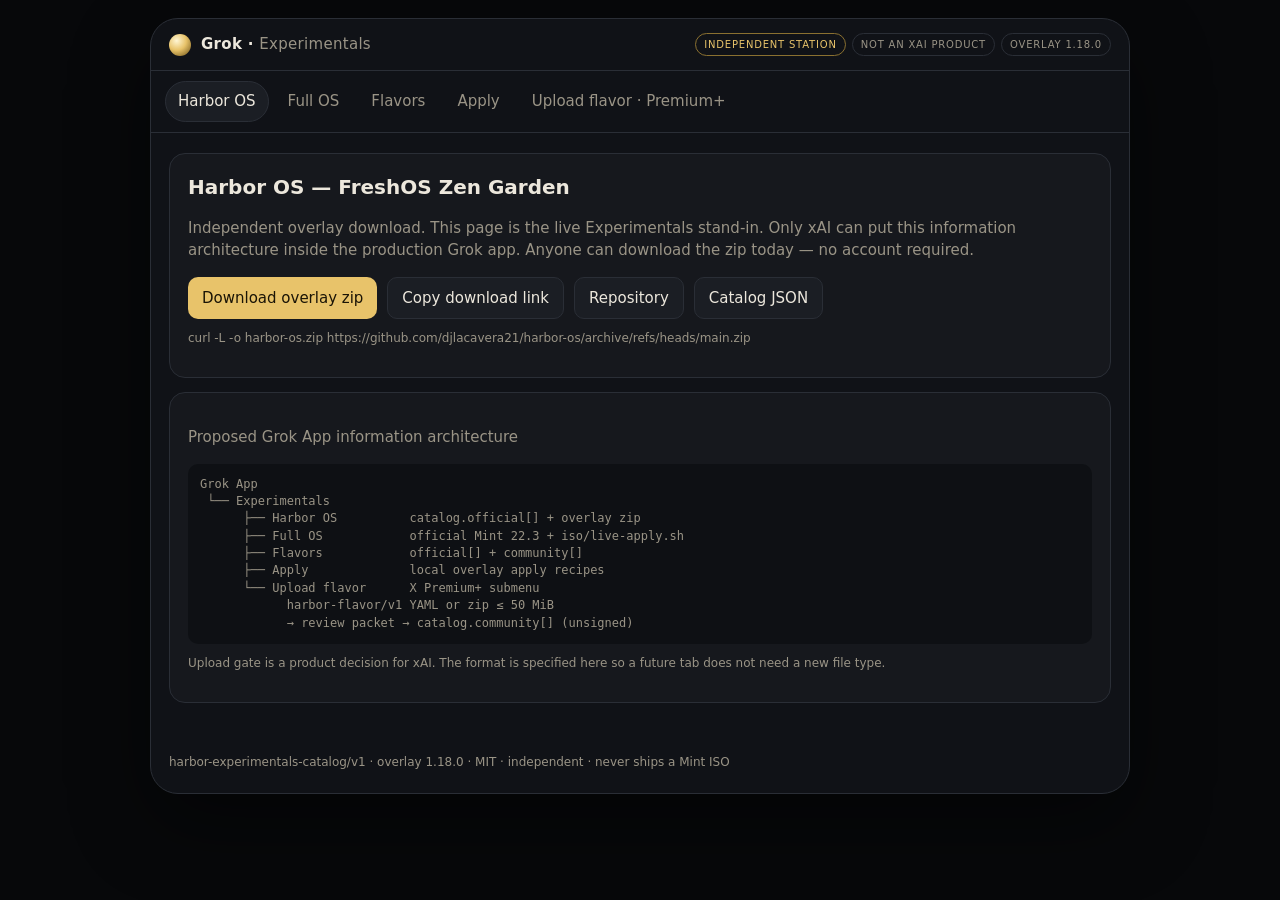
<file: docs/index.html>
<!DOCTYPE html>
<html lang="en">
<head>
<meta charset="utf-8"/>
<meta name="viewport" content="width=device-width, initial-scale=1"/>
<title>Grok · Experimentals · Harbor OS</title>
<style>
:root{--bg:#07080a;--chrome:#101217;--panel:#16181d;--line:#2a2e36;--text:#ece7dc;--muted:#9a9486;--gold:#e8c36a;--gold-dim:#8a7030;--ok:#7dbe8a;--bad:#c96b6b}
*{box-sizing:border-box}body{margin:0;background:var(--bg);color:var(--text);font:15px/1.5 system-ui,sans-serif}
a{color:var(--gold)}
.phone{max-width:980px;margin:18px auto 40px;border:1px solid var(--line);border-radius:28px;overflow:hidden;background:var(--chrome);box-shadow:0 30px 80px rgba(0,0,0,.45)}
.appbar{display:flex;align-items:center;justify-content:space-between;padding:14px 18px;border-bottom:1px solid var(--line);gap:12px}
.brand{display:flex;gap:10px;align-items:center}
.orb{width:22px;height:22px;border-radius:50%;background:radial-gradient(circle at 35% 30%,#fff6d4,#e8c36a 45%,#6a4e12)}
h1{font-size:15px;margin:0;letter-spacing:.02em}h1 span{color:var(--muted);font-weight:500}
h2{margin:0 0 8px;font-size:20px}
.pills{display:flex;gap:6px;flex-wrap:wrap;justify-content:flex-end}
.pill{font-size:10px;letter-spacing:.08em;text-transform:uppercase;border:1px solid var(--gold-dim);color:var(--gold);padding:3px 8px;border-radius:999px}
.pill.dim{border-color:var(--line);color:var(--muted)}
nav{display:flex;gap:6px;padding:10px 14px;border-bottom:1px solid var(--line);overflow:auto}
nav button{background:transparent;color:var(--muted);border:1px solid transparent;padding:8px 12px;border-radius:999px;cursor:pointer;font:inherit;white-space:nowrap}
nav button.on{color:var(--text);border-color:var(--line);background:#1b1e24}
main{padding:20px 18px 36px}
.card{background:var(--panel);border:1px solid var(--line);border-radius:16px;padding:18px;margin-bottom:14px}
.lead{color:var(--muted)}
.row{display:flex;gap:10px;flex-wrap:wrap;margin-top:12px}
.btn{display:inline-flex;align-items:center;gap:6px;background:var(--gold);color:#1a1406;border:0;border-radius:10px;padding:9px 14px;font-weight:600;text-decoration:none;cursor:pointer;font:inherit}
.btn.ghost{background:#1b1e24;color:var(--text);border:1px solid var(--line)}
section{display:none}section.on{display:block}
.ia{font:12px/1.45 ui-monospace,monospace;background:#0e1014;border-radius:10px;padding:12px;color:var(--muted);white-space:pre;overflow:auto}
.search{width:100%;background:#0e1014;color:var(--text);border:1px solid var(--line);border-radius:10px;padding:10px;margin:8px 0 14px}
.grid{display:grid;grid-template-columns:repeat(auto-fill,minmax(240px,1fr));gap:12px}
.flavor{border:1px solid var(--line);border-radius:12px;padding:14px;background:#1b1e24}
.flavor h3{margin:6px 0 8px;font-size:16px}
.gate{margin:12px 0}
textarea,input[type=file]{width:100%;background:#0e1014;color:var(--text);border:1px solid var(--line);border-radius:10px;padding:10px;margin-top:8px}
textarea{min-height:150px}
#log{white-space:pre-wrap;font:12px/1.5 ui-monospace,monospace;color:var(--muted);background:#0e1014;border-radius:10px;padding:12px;margin-top:12px}
.ok{color:var(--ok)}.bad{color:var(--bad)}
footer{color:var(--muted);font-size:12px;padding:0 18px 22px}
.note{font-size:12px;color:var(--muted);margin-top:10px}
ol.steps{margin:8px 0 0;padding-left:18px;color:var(--muted)}
ol.steps li{margin:6px 0}
code{font:12px/1.4 ui-monospace,monospace;background:#0e1014;padding:1px 5px;border-radius:6px}
</style>
</head>
<body>
<div class="phone">
  <header class="appbar">
    <div class="brand">
      <div class="orb" aria-hidden="true"></div>
      <h1>Grok · <span>Experimentals</span></h1>
    </div>
    <div class="pills">
      <span class="pill">Independent station</span>
      <span class="pill dim">Not an xAI product</span>
      <span class="pill dim">Overlay 1.18.0</span>
    </div>
  </header>
  <nav>
    <button class="on" data-t="official">Harbor OS</button>
    <button data-t="full-os">Full OS</button>
    <button data-t="flavors">Flavors</button>
    <button data-t="apply">Apply</button>
    <button data-t="upload">Upload flavor · Premium+</button>
  </nav>
  <main>
    <section id="official" class="on">
      <div class="card">
        <h2>Harbor OS — FreshOS Zen Garden</h2>
        <p class="lead">Independent overlay download. This page is the live Experimentals stand-in. Only xAI can put this information architecture inside the production Grok app. Anyone can download the zip today — no account required.</p>
        <div class="row">
          <a class="btn" id="dl" href="https://github.com/djlacavera21/harbor-os/archive/refs/heads/main.zip">Download overlay zip</a>
          <button class="btn ghost" id="copy">Copy download link</button>
          <a class="btn ghost" href="https://github.com/djlacavera21/harbor-os">Repository</a>
          <a class="btn ghost" href="https://raw.githubusercontent.com/djlacavera21/harbor-os/main/experimentals/catalog.json">Catalog JSON</a>
        </div>
        <p class="note">curl -L -o harbor-os.zip https://github.com/djlacavera21/harbor-os/archive/refs/heads/main.zip</p>
      </div>
      <div class="card">
        <p class="lead">Proposed Grok App information architecture</p>
        <div class="ia">Grok App
 └── Experimentals
      ├── Harbor OS          catalog.official[] + overlay zip
      ├── Full OS            official Mint 22.3 + iso/live-apply.sh
      ├── Flavors            official[] + community[]
      ├── Apply              local overlay apply recipes
      └── Upload flavor      X Premium+ submenu
            harbor-flavor/v1 YAML or zip ≤ 50 MiB
            → review packet → catalog.community[] (unsigned)</div>
        <p class="note">Upload gate is a product decision for xAI. The format is specified here so a future tab does not need a new file type.</p>
      </div>
    </section>
    <section id="full-os">
      <div class="card">
        <h2>Full OS</h2>
        <p class="lead">Harbor OS is a declared-base overlay, not a kernel fork and not a relicensed Linux Mint ISO. The bootable path is official Mint plus this overlay. The independent download stays the zip below.</p>
        <ol class="steps">
          <li>Download the overlay zip. No Grok account, no Premium+.</li>
          <li>Download the official Linux Mint 22.3 Cinnamon ISO from linuxmint.com. Harbor does not host it.</li>
          <li>Write that ISO to Ventoy or a VM. Boot it.</li>
          <li>On the Mint session, unzip Harbor and run <code>bash iso/live-apply.sh</code>.</li>
          <li>Optional bake: Cubic chroot, then <code>bash iso/customize.sh</code>, then write your own ISO. Do not redistribute it as an xAI product.</li>
        </ol>
        <div class="row">
          <a class="btn" href="https://github.com/djlacavera21/harbor-os/archive/refs/heads/main.zip">Download overlay zip</a>
          <button class="btn ghost" id="copy-live">Copy live-apply command</button>
          <a class="btn ghost" href="https://github.com/djlacavera21/harbor-os/blob/main/docs/FULL_OS.md">Full OS notes</a>
        </div>
        <p class="note">Garden after apply: ./scripts/harborctl.sh garden → http://127.0.0.1:8080</p>
      </div>
    </section>
    <section id="flavors">
      <div class="card">
        <h2>Flavors</h2>
        <p class="lead">Official line is free. Community packs stay unsigned until reviewed. Search is local. Each card can copy the apply command used on a Mint/Debian host.</p>
        <input class="search" id="q" placeholder="Search flavors by name, id, or wing…"/>
      </div>
      <div class="grid" id="grid"></div>
    </section>
    <section id="apply">
      <div class="card">
        <h2>Apply the overlay</h2>
        <p class="lead">Harbor OS is not a relicensed Linux Mint ISO. Download the independent zip, then apply a flavor onto a declared Linux Mint 22.3 Cinnamon (or Debian-family) base.</p>
        <ol class="steps">
          <li>Download the overlay zip from the Harbor OS pane. No Grok App tab required.</li>
          <li>Unzip on the target machine. The tree is the overlay, not a bootable image.</li>
          <li>Make the control script executable: <code>chmod +x scripts/harborctl.sh installer/*.sh</code></li>
          <li>Preview the garden without installing: <code>./scripts/harborctl.sh garden</code> then open <code>http://127.0.0.1:8080</code></li>
          <li>Apply the official flavor: <code>HARBOR_FLAVOR_ID=zen-garden ./scripts/harborctl.sh apply</code></li>
          <li>Root on Mint/Debian copies the tree to <code>/opt/harbor-os</code>. Without root, files land under <code>~/.local/share/harbor-os</code>.</li>
        </ol>
        <div class="row">
          <button class="btn" id="copy-apply">Copy official apply command</button>
          <a class="btn ghost" href="https://github.com/djlacavera21/harbor-os/blob/main/docs/DOWNLOAD.md">Download guide</a>
        </div>
        <p class="note">A personal bootable image is operator-side work against the official Mint image. This repo never ships a Mint ISO.</p>
      </div>
    </section>
    <section id="upload">
      <div class="card">
        <h2>Upload flavor <span class="pill">X Premium+</span></h2>
        <p class="lead">Production would hide this submenu unless the bound X account is Premium+. This page only simulates the gate. Live entitlement checks stay with xAI. Anyone may download flavors; only Premium+ would upload.</p>
        <div class="gate"><label><input id="premium" type="checkbox"/> I hold X Premium+ (or I am rehearsing)</label></div>
        <input id="file" type="file" accept=".yaml,.yml,.zip" disabled/>
        <p class="lead">Or paste harbor-flavor/v1 YAML</p>
        <textarea id="yaml" disabled placeholder="schema: harbor-flavor/v1"></textarea>
        <div class="row">
          <button class="btn" id="validate" disabled>Validate and build packet</button>
          <a class="btn ghost" href="https://github.com/djlacavera21/harbor-os/issues/new?template=submit-flavor.yml">Submit flavor issue</a>
        </div>
        <div id="log">Gate closed. Check Premium+ to open the submenu.</div>
      </div>
    </section>
  </main>
  <footer>harbor-experimentals-catalog/v1 · overlay 1.18.0 · MIT · independent · never ships a Mint ISO</footer>
</div>
<script>
const ZIP="https://github.com/djlacavera21/harbor-os/archive/refs/heads/main.zip";
const SRC="https://github.com/djlacavera21/harbor-os";
const APPLY="HARBOR_FLAVOR_ID=zen-garden ./scripts/harborctl.sh apply";
const LIVE="bash iso/live-apply.sh";
const EMBEDDED={
  official:[{id:"zen-garden",name:"FreshOS Zen Garden Edition",version:"1.18.0",channel:"official",risk:"low",summary:"Mint-based sovereign flavor with Zen Garden visualizer, Full OS live-apply path, and Premium+ review-packet upload. Overlay 1.18.0.",download:ZIP,source:SRC}],
  community:[
    {id:"empire-stack",name:"Empire Stack Harbor",version:"0.1.0",channel:"community",risk:"unsigned",summary:"Full-wing operator stack plus the Cubic bake checklist.",download:SRC+"/tree/main/flavors/empire-stack",source:SRC+"/tree/main/flavors/empire-stack"},
    {id:"sovereign-gateway",name:"Sovereign Gateway Harbor",version:"0.1.0",channel:"community",risk:"unsigned",summary:"Experimentals-first flavor. Independent download card and Premium+ submenu rehearsal.",download:SRC+"/tree/main/flavors/sovereign-gateway",source:SRC+"/tree/main/flavors/sovereign-gateway"},
    {id:"war-room",name:"War Room Harbor",version:"0.1.0",channel:"community",risk:"unsigned",summary:"Strategy-first module weighting: scenario board, alliance map, long-horizon notes.",download:SRC+"/tree/main/flavors/war-room",source:SRC+"/tree/main/flavors/war-room"},
    {id:"research-harbor",name:"Research Harbor",version:"0.1.0",channel:"community",risk:"unsigned",summary:"Research wing default.",download:SRC+"/tree/main/flavors/research-harbor",source:SRC+"/tree/main/flavors/research-harbor"},
    {id:"airgap-tui",name:"Airgap TUI Station",version:"0.1.0",channel:"community",risk:"unsigned",summary:"Minimal TUI-oriented flavor. Air-gap friendly.",download:SRC+"/tree/main/flavors/airgap-tui",source:SRC+"/tree/main/flavors/airgap-tui"},
    {id:"publishing-harbor",name:"Publishing Harbor",version:"0.1.0",channel:"community",risk:"unsigned",summary:"Outbound drafts. Upload gate proposed as X Premium+.",download:SRC+"/tree/main/flavors/publishing-harbor",source:SRC+"/tree/main/flavors/publishing-harbor"},
    {id:"finance-harbor",name:"Finance Harbor",version:"0.1.0",channel:"community",risk:"unsigned",summary:"Local ledger and sovereignty-focused trade sketches.",download:SRC+"/tree/main/flavors/finance-harbor",source:SRC+"/tree/main/flavors/finance-harbor"},
    {id:"design-harbor",name:"Design Harbor",version:"0.1.0",channel:"community",risk:"unsigned",summary:"Visual production flavor.",download:SRC+"/tree/main/flavors/design-harbor",source:SRC+"/tree/main/flavors/design-harbor"},
    {id:"crew-quarters",name:"Crew Quarters Harbor",version:"0.1.0",channel:"community",risk:"unsigned",summary:"Operator environment flavor.",download:SRC+"/tree/main/flavors/crew-quarters",source:SRC+"/tree/main/flavors/crew-quarters"},
    {id:"archives-harbor",name:"Archives Harbor",version:"0.1.0",channel:"community",risk:"unsigned",summary:"Memory-first flavor.",download:SRC+"/tree/main/flavors/archives-harbor",source:SRC+"/tree/main/flavors/archives-harbor"}
  ]
};
function show(id){
  document.querySelectorAll("main section").forEach(function(s){s.classList.toggle("on",s.id===id);});
  document.querySelectorAll("nav button").forEach(function(b){b.classList.toggle("on",b.dataset.t===id);});
  history.replaceState(null,"","#"+id);
}
document.querySelectorAll("nav button").forEach(function(b){b.onclick=function(){show(b.dataset.t);};});
if(location.hash) show(location.hash.slice(1));
async function copyText(el,text,label){
  try{await navigator.clipboard.writeText(text);el.textContent="Copied";setTimeout(function(){el.textContent=label;},1600);}
  catch(e){prompt("Copy this",text);}
}
document.getElementById("copy").onclick=function(){copyText(this,ZIP,"Copy download link");};
document.getElementById("copy-apply").onclick=function(){copyText(this,APPLY,"Copy official apply command");};
document.getElementById("copy-live").onclick=function(){copyText(this,LIVE,"Copy live-apply command");};
const premium=document.getElementById("premium");
const file=document.getElementById("file");
const yaml=document.getElementById("yaml");
const validate=document.getElementById("validate");
const log=document.getElementById("log");
premium.onchange=function(){[file,yaml,validate].forEach(function(el){el.disabled=!premium.checked;});log.textContent=premium.checked?"Gate open (local Premium+ simulation). Paste YAML or choose a file ≤ 50 MiB.":"Gate closed. Check Premium+ to open the submenu.";};
file.onchange=async function(){
  const f=file.files[0]; if(!f) return;
  if(f.size>50*1024*1024){log.innerHTML='<span class="bad">Over 50 MiB</span>';return;}
  if(/\.(iso|img)$/i.test(f.name)){log.innerHTML='<span class="bad">ISO / disk images are forbidden</span>';return;}
  yaml.value=await f.text();
};
function field(t,k){
  const m=t.match(new RegExp("(?:^|\\n)"+k+":\\s*([^\\n]+)"));
  return m?m[1].trim().replace(/^['\"]|['\"]$/g,""):"";
}
validate.onclick=function(){
  const t=yaml.value;
  const need=["schema:","id:","name:","version:","base:","identity:"];
  const miss=need.filter(function(k){return t.indexOf(k)<0;});
  const bad=/api_key|xai_api_key|begin rsa private|official xai os|official grok os/i.test(t);
  const schemaOk=/schema:\s*harbor-flavor\/v1/.test(t);
  if(!schemaOk) miss.push("schema must be harbor-flavor/v1");
  if(miss.length||bad){
    log.innerHTML='<span class="bad">INVALID</span>\n'+(miss.join(", ")+(bad?" · secret or official-xAI claim":""));
    return;
  }
  const packet={
    id:field(t,"id"),
    name:field(t,"name"),
    version:field(t,"version"),
    channel:"community",
    risk:"unsigned",
    min_subscription:"none",
    summary:"Premium+ upload rehearsal. Human review required before catalog publish."
  };
  log.innerHTML='<span class="ok">VALID harbor-flavor/v1</span>\nReview packet (not published):\n'+JSON.stringify(packet,null,2)+'\nSubmit via the flavor issue. Production would queue catalog.community[] as risk=unsigned.';
};
function render(items){
  const g=document.getElementById("grid");
  g.innerHTML="";
  items.forEach(function(i){
    const a=document.createElement("article");
    a.className="flavor";
    const cmd="HARBOR_FLAVOR_ID="+(i.id||"zen-garden")+" ./scripts/harborctl.sh apply";
    const dl=i.download?("<a class=\"btn\" href=\""+i.download+"\">Download</a>"):"";
    const src=i.source?("<a class=\"btn ghost\" href=\""+i.source+"\">Source</a>"):"";
    a.innerHTML="<div class=\"lead\">"+(i.channel||"")+" · "+(i.version||"")+" · "+(i.risk||"unsigned")+"</div><h3>"+i.name+"</h3><p class=\"lead\">"+(i.summary||"")+"</p><div class=\"row\">"+dl+src+"<button class=\"btn ghost copy-apply\" type=\"button\">Copy apply</button></div>";
    a.querySelector(".copy-apply").onclick=function(){copyText(this,cmd,"Copy apply");};
    g.appendChild(a);
  });
}
let catalog=EMBEDDED;
(async function(){
  try{
    const r=await fetch("catalog.json",{cache:"no-store"});
    if(r.ok) catalog=await r.json();
  }catch(e){}
  if(!catalog.official){
    try{
      const r=await fetch("https://raw.githubusercontent.com/djlacavera21/harbor-os/main/experimentals/catalog.json",{cache:"no-store"});
      if(r.ok) catalog=await r.json();
    }catch(e){}
  }
  const all=(catalog.official||[]).concat(catalog.community||[]);
  render(all);
  document.getElementById("q").oninput=function(){
    const q=this.value.toLowerCase();
    render(all.filter(function(i){
      return [i.id,i.name,i.summary,i.channel].join(" ").toLowerCase().indexOf(q)>=0;
    }));
  };
})();
</script>
</body>
</html>
</file>
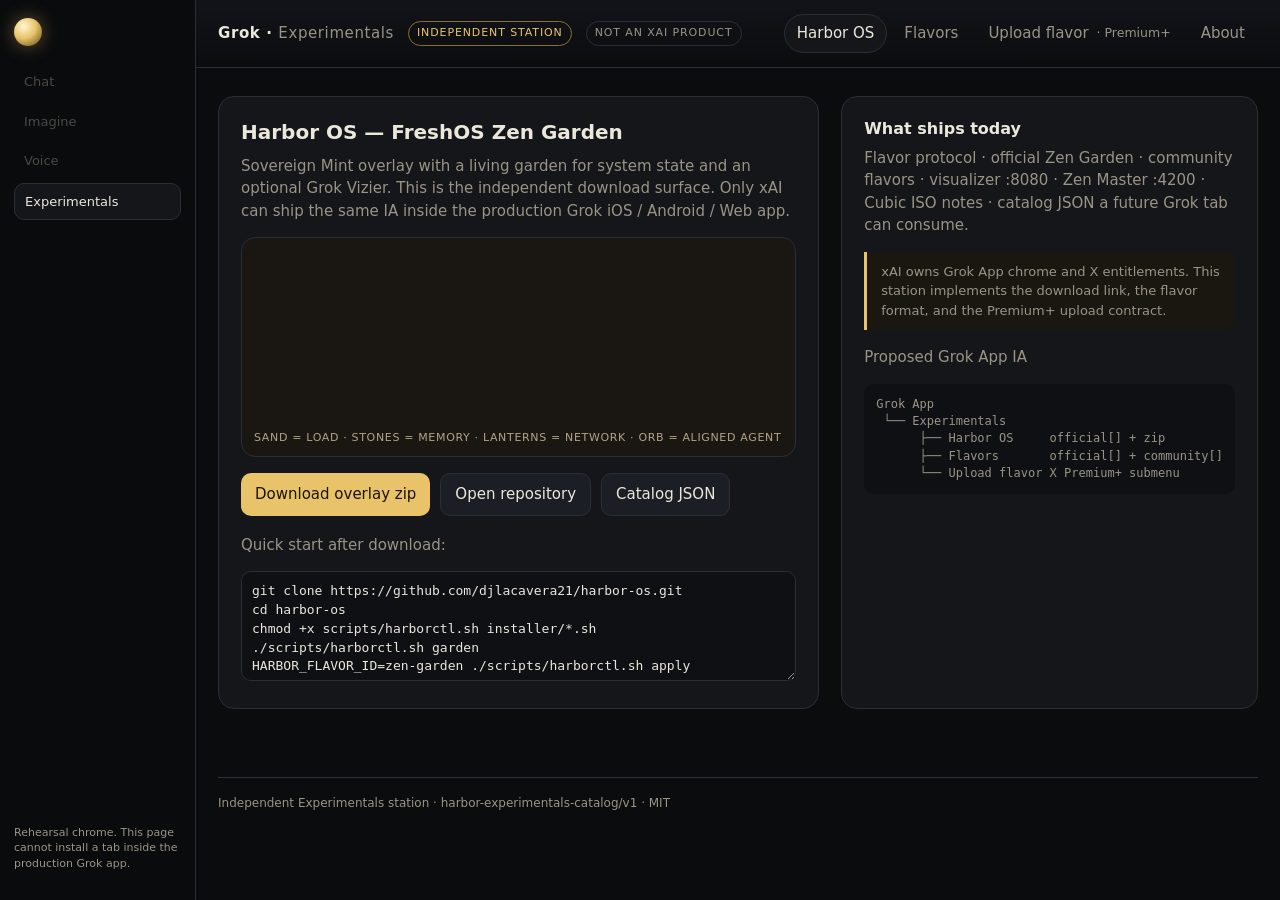
<file: experimentals/index.html>
<!DOCTYPE html>
<html lang="en">
<head>
  <meta charset="utf-8" />
  <meta name="viewport" content="width=device-width, initial-scale=1" />
  <title>Harbor OS · Experimentals</title>
  <meta name="description" content="Independent Harbor OS download station. Official FreshOS Zen Garden flavor, community flavors, and an X Premium+ upload rehearsal. Not an official Grok App tab." />
  <link rel="stylesheet" href="station.css" />
</head>
<body class="shell">
  <aside class="rail" aria-label="Grok app rehearsal">
    <div class="mark" aria-hidden="true"></div>
    <nav>
      <span class="rail-item muted">Chat</span>
      <span class="rail-item muted">Imagine</span>
      <span class="rail-item muted">Voice</span>
      <span class="rail-item active">Experimentals</span>
    </nav>
    <p class="rail-note">Rehearsal chrome. This page cannot install a tab inside the production Grok app.</p>
  </aside>
  <div class="stage">
    <header class="app">
      <h1>Grok · <span>Experimentals</span></h1>
      <span class="pill">Independent station</span>
      <span class="pill dim">Not an xAI product</span>
      <nav class="tabs">
        <button class="tab active" data-tab="official">Harbor OS</button>
        <button class="tab" data-tab="flavors">Flavors</button>
        <button class="tab" data-tab="upload">Upload flavor <small>· Premium+</small></button>
        <button class="tab" data-tab="about">About</button>
      </nav>
    </header>
    <main>
      <section id="official" class="active">
        <div class="hero">
          <div class="card">
            <h2>Harbor OS — FreshOS Zen Garden</h2>
            <p class="lead">Sovereign Mint overlay with a living garden for system state and an optional Grok Vizier. This is the independent download surface. Only xAI can ship the same IA inside the production Grok iOS / Android / Web app.</p>
            <div class="garden-wrap" aria-hidden="true">
              <canvas id="mini-garden"></canvas>
              <div class="garden-cap">Sand = load · Stones = memory · Lanterns = network · Orb = aligned agent</div>
            </div>
            <div class="row">
              <a class="btn" href="https://github.com/djlacavera21/harbor-os/archive/refs/heads/main.zip">Download overlay zip</a>
              <a class="btn ghost" href="https://github.com/djlacavera21/harbor-os">Open repository</a>
              <a class="btn ghost" href="https://raw.githubusercontent.com/djlacavera21/harbor-os/main/experimentals/catalog.json">Catalog JSON</a>
            </div>
            <p class="lead" style="margin-top:18px">Quick start after download:</p>
            <div class="dl-box">
              <textarea readonly>git clone https://github.com/djlacavera21/harbor-os.git
cd harbor-os
chmod +x scripts/harborctl.sh installer/*.sh
./scripts/harborctl.sh garden
HARBOR_FLAVOR_ID=zen-garden ./scripts/harborctl.sh apply</textarea>
            </div>
          </div>
          <div class="card">
            <h3>What ships today</h3>
            <p class="lead">Flavor protocol · official Zen Garden · community flavors · visualizer :8080 · Zen Master :4200 · Cubic ISO notes · catalog JSON a future Grok tab can consume.</p>
            <div class="notice">xAI owns Grok App chrome and X entitlements. This station implements the download link, the flavor format, and the Premium+ upload contract.</div>
            <p class="lead" style="margin-top:16px">Proposed Grok App IA</p>
            <div class="ia">Grok App
 └── Experimentals
      ├── Harbor OS     official[] + zip
      ├── Flavors       official[] + community[]
      └── Upload flavor X Premium+ submenu</div>
          </div>
        </div>
        <div class="grid" id="official-grid"></div>
      </section>
      <section id="flavors">
        <h2>Harbor flavors</h2>
        <p class="lead">A flavor is a versioned overlay, not a relicensed distro. Official line is free. Community packs stay unsigned until reviewed. Proposed Grok App submenu: X Premium+ authors upload <code>harbor.flavor.yaml</code>.</p>
        <div class="grid" id="flavor-grid"></div>
      </section>
      <section id="upload">
        <div class="card">
          <h2>Upload a flavor</h2>
          <p class="lead">Proposed Grok App submenu: <strong>X Premium+ only</strong>. Here the gate is local so authors can rehearse the same contract. Live entitlement checks belong to xAI.</p>
          <div class="gate">
            <input id="premium" type="checkbox" />
            <label for="premium">I hold X Premium+ (or I am rehearsing the Premium+ upload path)</label>
          </div>
          <p class="lead">Drop a <code>harbor.flavor.yaml</code>. Max 50 MiB. No API keys, no ISO images, no official xAI OS branding.</p>
          <input id="file" type="file" accept=".yaml,.yml,.json,.zip" disabled />
          <p class="lead">Or paste YAML:</p>
          <textarea id="yaml" placeholder="schema: harbor-flavor/v1" disabled></textarea>
          <div class="row">
            <button id="validate" disabled>Validate harbor-flavor/v1</button>
            <button id="packet" class="ghost" disabled>Build submission packet</button>
            <a class="btn ghost" href="https://github.com/djlacavera21/harbor-os/issues/new?template=submit-flavor.yml">Open submit-flavor issue</a>
          </div>
          <div id="log">Gate closed. Enable Premium+ simulation to upload.</div>
        </div>
      </section>
      <section id="about">
        <div class="card">
          <h2>Boundaries</h2>
          <p>Harbor OS is independent at <a href="https://github.com/djlacavera21/harbor-os">github.com/djlacavera21/harbor-os</a>.</p>
          <ul>
            <li>It does not modify the Grok App binary.</li>
            <li>It does not read live X subscription state.</li>
            <li>It does not host a full Linux Mint ISO (use official Mint + Cubic).</li>
          </ul>
          <p>Enable Pages at Settings → Pages (GitHub Actions, or branch <code>main</code> / folder <code>/docs</code>) so <a href="https://djlacavera21.github.io/harbor-os/">djlacavera21.github.io/harbor-os</a> resolves.</p>
        </div>
      </section>
      <footer class="site">Independent Experimentals station · harbor-experimentals-catalog/v1 · MIT</footer>
    </main>
  </div>
  <script src="station.js"></script>
</body>
</html>
</file>
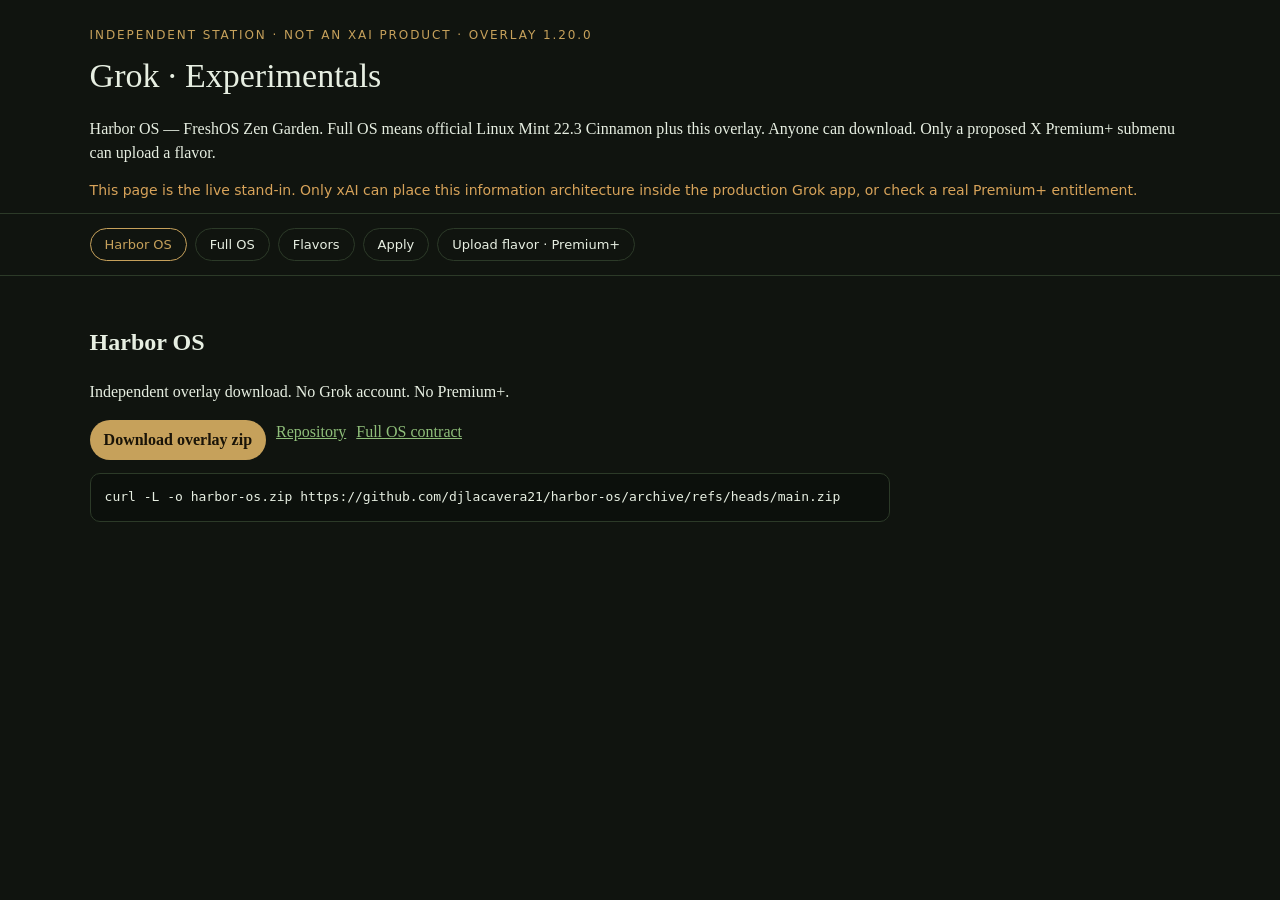
<file: docs/experimentals.html>
<!DOCTYPE html>
<html lang="en">
<head>
<meta charset="utf-8">
<meta name="viewport" content="width=device-width, initial-scale=1">
<title>Grok · Experimentals · Harbor OS 1.20.0</title>
<style>
  :root { --bg:#10140f; --panel:#1a2218; --ink:#e7efe2; --muted:#9aab96; --line:#2c3a28; --accent:#c6a15b; --good:#8fbf7a; --warn:#d7a35a; }
  * { box-sizing: border-box; }
  body { margin:0; font:16px/1.5 "Iowan Old Style", Palatino, Georgia, serif; background:var(--bg); color:var(--ink); }
  header { padding:28px 7vw 12px; border-bottom:1px solid var(--line); }
  .kicker { letter-spacing:.16em; text-transform:uppercase; font:12px/1.2 ui-sans-serif, system-ui, sans-serif; color:var(--accent); }
  h1 { font-weight:500; font-size:34px; margin:8px 0 4px; }
  .banner { margin-top:10px; color:var(--warn); font:14px/1.4 ui-sans-serif, system-ui, sans-serif; }
  nav { display:flex; gap:8px; flex-wrap:wrap; padding:14px 7vw; border-bottom:1px solid var(--line); }
  button { background:transparent; color:var(--ink); border:1px solid var(--line); border-radius:999px; padding:8px 14px; cursor:pointer; font:13px ui-sans-serif, system-ui, sans-serif; }
  button.active { border-color:var(--accent); color:var(--accent); }
  main { padding:28px 7vw 64px; max-width:980px; }
  section { display:none; }
  section.active { display:block; }
  a { color:var(--good); }
  code, pre { font:13px/1.45 ui-monospace, SFMono-Regular, Menlo, Consolas, monospace; }
  pre { background:#0c100c; border:1px solid var(--line); padding:14px; overflow:auto; border-radius:10px; }
  .card { background:var(--panel); border:1px solid var(--line); border-radius:14px; padding:16px 18px; margin:14px 0; }
  .row { display:flex; gap:10px; flex-wrap:wrap; margin:12px 0; }
  .dl { background:var(--accent); color:#1a1408; border:0; font-weight:650; text-decoration:none; padding:8px 14px; border-radius:999px; display:inline-block; }
  label { display:block; margin:10px 0 4px; color:var(--muted); font:13px ui-sans-serif, system-ui, sans-serif; }
  input[type=file], input[type=text] { width:100%; color:var(--ink); }
  .locked { opacity:.72; }
  table { width:100%; border-collapse:collapse; font:14px/1.4 ui-sans-serif, system-ui, sans-serif; }
  td { border-top:1px solid var(--line); padding:8px 6px; vertical-align:top; }
</style>
</head>
<body>
<header>
  <div class="kicker">Independent station · not an xAI product · overlay 1.20.0</div>
  <h1>Grok · Experimentals</h1>
  <p>Harbor OS — FreshOS Zen Garden. Full OS means official Linux Mint 22.3 Cinnamon plus this overlay. Anyone can download. Only a proposed X Premium+ submenu can upload a flavor.</p>
  <div class="banner">This page is the live stand-in. Only xAI can place this information architecture inside the production Grok app, or check a real Premium+ entitlement.</div>
</header>
<nav>
  <button class="active" data-pane="harbor">Harbor OS</button>
  <button data-pane="full">Full OS</button>
  <button data-pane="flavors">Flavors</button>
  <button data-pane="apply">Apply</button>
  <button data-pane="upload">Upload flavor · Premium+</button>
</nav>
<main>
  <section id="harbor" class="active">
    <h2>Harbor OS</h2>
    <p>Independent overlay download. No Grok account. No Premium+.</p>
    <div class="row">
      <a class="dl" href="https://github.com/djlacavera21/harbor-os/archive/refs/heads/main.zip">Download overlay zip</a>
      <a href="https://github.com/djlacavera21/harbor-os">Repository</a>
      <a href="https://raw.githubusercontent.com/djlacavera21/harbor-os/main/experimentals/full-os.json">Full OS contract</a>
    </div>
    <pre>curl -L -o harbor-os.zip https://github.com/djlacavera21/harbor-os/archive/refs/heads/main.zip</pre>
  </section>
  <section id="full">
    <h2>Full OS</h2>
    <p>Harbor does not host or relicense the Mint ISO. The bootable path is: verify the official image, boot it, apply the overlay.</p>
    <div class="card">
      <table>
        <tr><td>Declared base</td><td>linuxmint-22.3-cinnamon-64bit.iso</td></tr>
        <tr><td>sha256</td><td><code>a081ab202cfda17f6924128dbd2de8b63518ac0531bcfe3f1a1b88097c459bd4</code></td></tr>
        <tr><td>Upstream index</td><td><a href="https://www.linuxmint.com/download.php">linuxmint.com/download.php</a></td></tr>
        <tr><td>Overlay</td><td><a href="https://github.com/djlacavera21/harbor-os/archive/refs/heads/main.zip">harbor-os-main.zip</a></td></tr>
      </table>
    </div>
    <pre>curl -L -o harbor-os.zip https://github.com/djlacavera21/harbor-os/archive/refs/heads/main.zip
unzip harbor-os.zip && cd harbor-os-main
bash iso/full-os-kit.sh /path/to/linuxmint-22.3-cinnamon-64bit.iso
# boot the verified Mint image, then:
bash iso/live-apply.sh</pre>
    <p>The kit refuses a mismatched filename or checksum. It does not fetch the ISO. A personal Cubic image is the operator’s artifact and must not be uploaded as a flavor pack.</p>
  </section>
  <section id="flavors">
    <h2>Flavors</h2>
    <p>Official flavor: FreshOS Zen Garden. Community flavors stay <code>risk=unsigned</code> until a human review. Download does not require Premium+.</p>
    <ul>
      <li><a href="https://github.com/djlacavera21/harbor-os/blob/main/flavors/zen-garden/harbor.flavor.yaml">zen-garden</a> — official</li>
      <li><a href="https://github.com/djlacavera21/harbor-os/tree/main/flavors">community flavors</a> — war-room, research, publishing, finance, design, archives, crew, gateway, empire-stack, airgap-tui</li>
    </ul>
  </section>
  <section id="apply">
    <h2>Apply</h2>
    <pre>chmod +x scripts/harborctl.sh installer/*.sh
./scripts/harborctl.sh garden
# http://127.0.0.1:8080
HARBOR_FLAVOR_ID=zen-garden ./scripts/harborctl.sh apply</pre>
  </section>
  <section id="upload">
    <h2>Upload flavor · X Premium+ submenu</h2>
    <p class="locked">Proposed placement: Experimentals → Upload flavor. Hidden unless the bound X account is Premium+. This station cannot read that entitlement. The checkbox below is a local rehearsal only.</p>
    <div class="card">
      <label><input id="gate" type="checkbox"> Rehearse as X Premium+ (does not prove a subscription)</label>
      <label>Flavor file · harbor-flavor/v1 YAML, or zip ≤ 50 MiB · no ISO</label>
      <input id="file" type="file" accept=".yaml,.yml,.zip">
      <div class="row"><button id="check" class="dl" type="button">Validate packet</button>
        <a href="https://github.com/djlacavera21/harbor-os/issues/new?template=submit-flavor.yml">Submit reviewed flavor</a></div>
      <pre id="out">Waiting for a file.</pre>
    </div>
    <p>Success queues a community listing as unsigned. It does not publish a bootable OS and must not claim official xAI or Grok OS status.</p>
  </section>
</main>
<script>
const panes = document.querySelectorAll("section");
document.querySelectorAll("nav button").forEach(btn => btn.addEventListener("click", () => {
  document.querySelectorAll("nav button").forEach(b => b.classList.remove("active"));
  btn.classList.add("active");
  panes.forEach(p => p.classList.toggle("active", p.id === btn.dataset.pane));
}));
document.getElementById("check").addEventListener("click", async () => {
  const out = document.getElementById("out");
  const gate = document.getElementById("gate").checked;
  const file = document.getElementById("file").files[0];
  if (!gate) { out.textContent = "Blocked. Upload flavor is the Premium+ submenu. Check the rehearsal gate, or use the public download instead."; return; }
  if (!file) { out.textContent = "Choose a .yaml, .yml, or .zip."; return; }
  const name = file.name.toLowerCase();
  const reasons = [];
  if (!/\.(yaml|yml|zip)$/.test(name)) reasons.push("extension must be yaml, yml, or zip");
  if (file.size > 50 * 1024 * 1024) reasons.push("over 50 MiB");
  if (/\.(iso|img|dmg)$/.test(name)) reasons.push("disk images are refused");
  let text = "";
  if (/\.(yaml|yml)$/.test(name)) text = await file.text();
  if (text && !/harbor-flavor\/v1/.test(text)) reasons.push("missing harbor-flavor/v1");
  if (/BEGIN (RSA |OPENSSH |EC )?PRIVATE KEY|xai-[A-Za-z0-9]|sk-[A-Za-z0-9]{8,}/.test(text)) reasons.push("possible secret");
  if (/official_xai_product:\s*true|official Grok OS/i.test(text)) reasons.push("must not claim official xAI status");
  const packet = { schema:"harbor-review-packet/v1", overlay:"1.20.0", file:file.name, bytes:file.size, entitlement:"rehearsal-only", risk: reasons.length ? "rejected" : "unsigned", reasons };
  out.textContent = JSON.stringify(packet, null, 2);
});
</script>
</body>
</html>
</file>
<file: experimentals/station.css>
:root{--bg:#0b0c0e;--panel:#14161a;--panel-2:#1b1e24;--line:#2a2e36;--text:#ece7dc;--muted:#9a9486;--gold:#e8c36a;--gold-dim:#8a7030;--ok:#7dbe8a;--warn:#d08a4a;--bad:#c96b6b;--orb:#7ec8c4}
*{box-sizing:border-box}html,body{margin:0;background:var(--bg);color:var(--text);font:15px/1.5 "IBM Plex Sans",Segoe UI,system-ui,sans-serif}
a{color:var(--gold);text-decoration:none}a:hover{text-decoration:underline}
header.app{display:flex;align-items:center;gap:14px;padding:14px 22px;border-bottom:1px solid var(--line);background:linear-gradient(180deg,#12141a,#0b0c0e);position:sticky;top:0;z-index:10;flex-wrap:wrap}
.mark{width:28px;height:28px;border-radius:50%;background:radial-gradient(circle at 35% 30%,#fff6d2,var(--gold) 45%,#5a4314);box-shadow:0 0 18px #e8c36a66}
header h1{font-size:15px;font-weight:600;margin:0;letter-spacing:.04em}header h1 span{color:var(--muted);font-weight:400}
.tabs{display:flex;gap:4px;margin-left:auto;flex-wrap:wrap}
.tab{background:transparent;color:var(--muted);border:1px solid transparent;padding:7px 12px;border-radius:999px;cursor:pointer;font:inherit}
.tab.active{color:var(--text);border-color:var(--line);background:var(--panel)}
.pill{font-size:11px;letter-spacing:.08em;text-transform:uppercase;border:1px solid var(--gold-dim);color:var(--gold);padding:3px 8px;border-radius:999px}
main{max-width:1120px;margin:0 auto;padding:28px 22px 80px}
.hero{display:grid;grid-template-columns:1.25fr .75fr;gap:22px;margin-bottom:28px}
@media(max-width:900px){.hero{grid-template-columns:1fr}}
.card{background:var(--panel);border:1px solid var(--line);border-radius:16px;padding:20px 22px}
h2{font-size:20px;margin:0 0 8px}h3{font-size:16px;margin:0 0 6px}p.lead{color:var(--muted);margin-top:0}
.row{display:flex;gap:10px;flex-wrap:wrap;margin-top:16px}
button,.btn{display:inline-flex;align-items:center;gap:8px;background:var(--gold);color:#1a1406;border:0;border-radius:10px;padding:9px 14px;font:600 13px/1 inherit;cursor:pointer;text-decoration:none}
button.ghost,.btn.ghost{background:var(--panel-2);color:var(--text);border:1px solid var(--line)}
button:disabled{opacity:.45;cursor:not-allowed}
.grid{display:grid;grid-template-columns:repeat(auto-fill,minmax(250px,1fr));gap:14px}
.flavor{background:var(--panel-2);border:1px solid var(--line);border-radius:14px;padding:16px;display:flex;flex-direction:column;gap:8px}
.flavor .meta{color:var(--muted);font-size:12px}
.risk{font-size:11px;text-transform:uppercase;letter-spacing:.06em}.risk.low{color:var(--ok)}.risk.unsigned{color:var(--warn)}
.notice{border-left:3px solid var(--gold);padding:10px 14px;background:#1a1710;border-radius:0 10px 10px 0;color:var(--muted);font-size:13px}
.gate{display:flex;align-items:center;gap:10px;margin:14px 0}
input[type=file],textarea{width:100%;background:#0e1014;color:var(--text);border:1px solid var(--line);border-radius:10px;padding:10px;font:13px/1.45 ui-monospace,Menlo,monospace}
textarea{min-height:180px;resize:vertical}
#log{white-space:pre-wrap;font:12px/1.5 ui-monospace,monospace;color:var(--muted);background:#0e1014;border-radius:10px;padding:12px;min-height:80px}
.ok{color:var(--ok)}.bad{color:var(--bad)}
footer.site{color:var(--muted);font-size:12px;margin-top:40px;border-top:1px solid var(--line);padding-top:16px}
section{display:none}section.active{display:block}
code{background:#0e1014;padding:1px 5px;border-radius:4px}
.garden-wrap{position:relative;height:220px;border-radius:14px;overflow:hidden;border:1px solid var(--line);background:#1a1712}
#mini-garden{width:100%;height:100%;display:block}
.garden-cap{position:absolute;left:12px;bottom:10px;font-size:11px;letter-spacing:.06em;text-transform:uppercase;color:#d7c7a4;opacity:.8}
.ia{font:12px/1.45 ui-monospace,Menlo,monospace;background:#0e1014;border-radius:10px;padding:12px;color:var(--muted);white-space:pre}
.dl-box textarea{min-height:110px}
body.shell{display:flex;min-height:100vh}
.rail{width:196px;flex:0 0 196px;border-right:1px solid var(--line);padding:18px 14px;background:#0a0b0d;display:flex;flex-direction:column;gap:18px}
.rail nav{display:flex;flex-direction:column;gap:4px}
.rail-item{display:block;padding:8px 10px;border-radius:10px;color:var(--muted);font-size:13px}
.rail-item.active{background:var(--panel);color:var(--text);border:1px solid var(--line)}
.rail-item.muted{opacity:.45;cursor:default}
.rail-note{color:var(--muted);font-size:11px;line-height:1.4;margin-top:auto}
.stage{flex:1;min-width:0}
.pill.dim{border-color:var(--line);color:var(--muted)}
@media(max-width:800px){body.shell{flex-direction:column}.rail{width:auto;flex:none;flex-direction:row;align-items:center;border-right:0;border-bottom:1px solid var(--line)}.rail nav{flex-direction:row;flex-wrap:wrap}.rail-note{display:none}}
</file>
